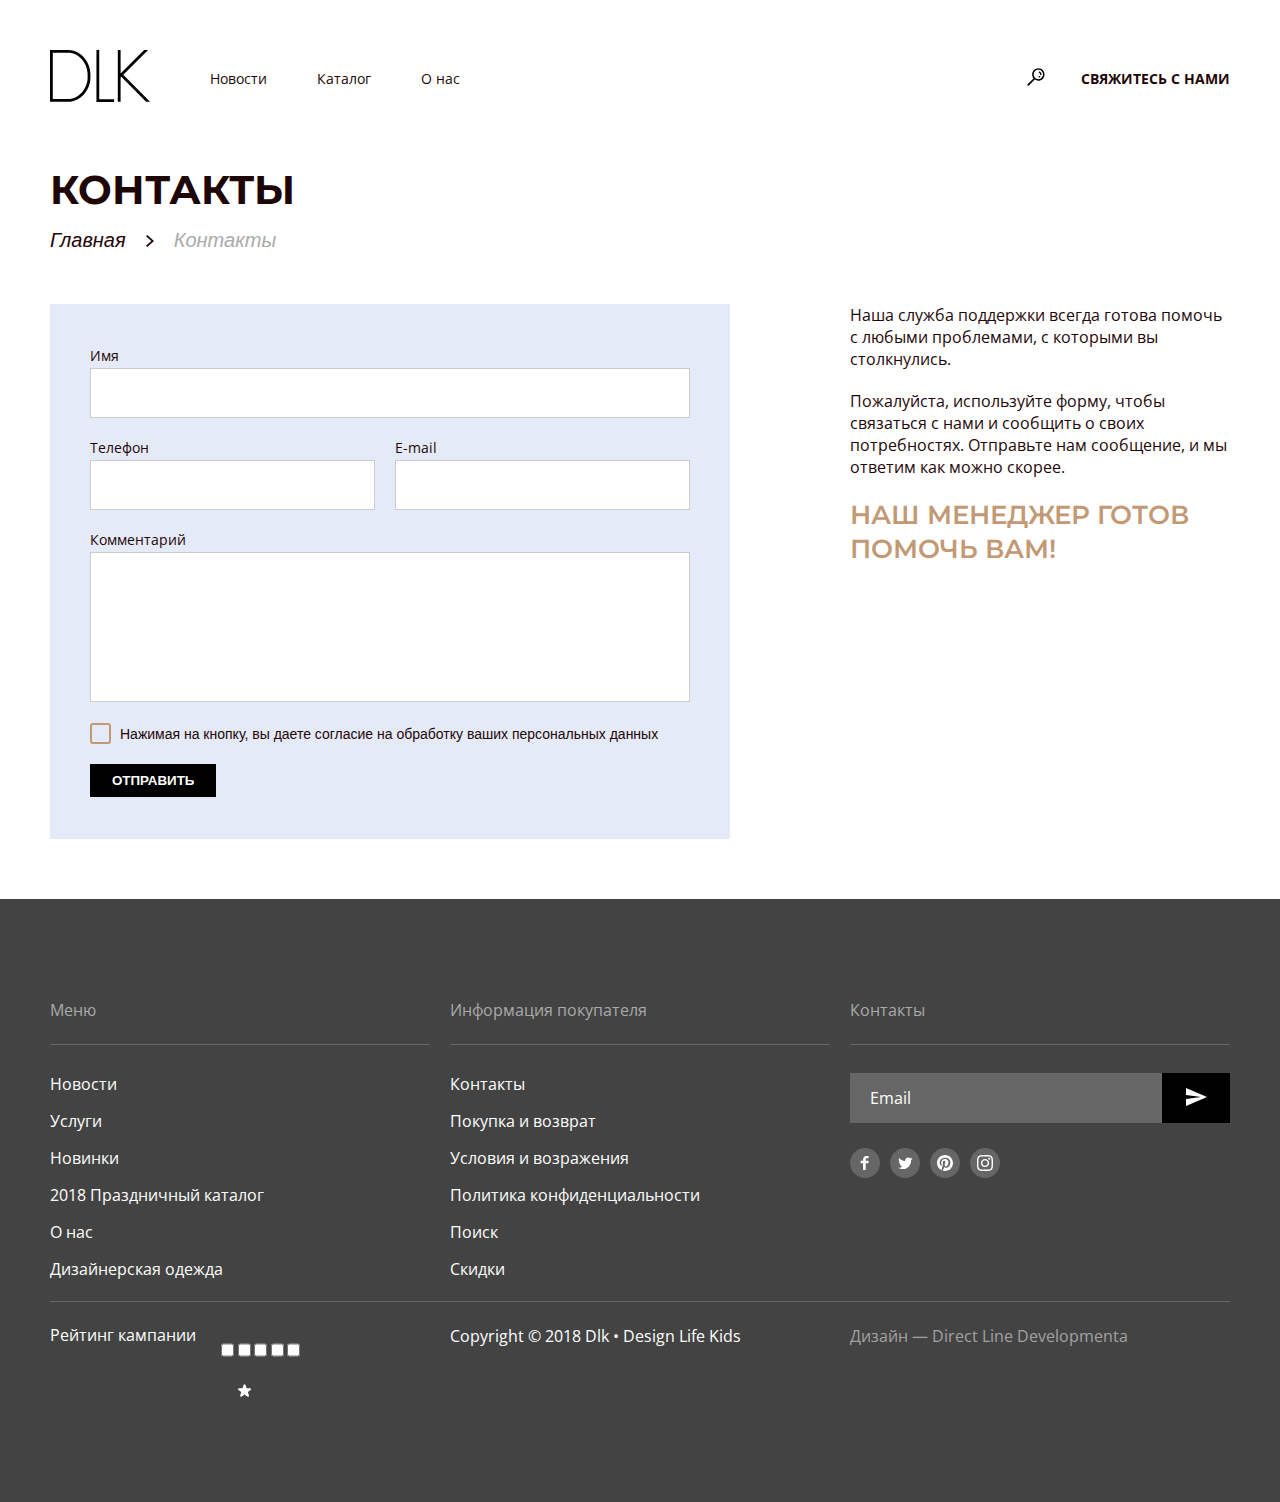
<file: DLK/html/contact us.html>
<!DOCTYPE html>
<html lang="en">
    <head>
        <meta charset="UTF-8">
        <meta name="viewport" content="width=device-width, initial-scale=1.0">
        <title>Contact Us</title>
        <link rel="stylesheet" href="../css/contact us.css">
        <link rel="stylesheet" href="../css/common.css">
        <link rel="preconnect" href="https://fonts.googleapis.com">
        <link rel="preconnect" href="https://fonts.gstatic.com" crossorigin>
        <link href="https://fonts.googleapis.com/css2?family=Crimson+Text:ital,wght@1,700&family=Montserrat:wght@700&family=Open+Sans:wght@400;700&display=swap" rel="stylesheet">
    </head>

    <body>

        <header class="header container">
            <a href="#" class="header__logo" alt="logo">
                <svg width="100" height="52" viewBox="0 0 100 52" fill="#000000" xmlns="http://www.w3.org/2000/svg">
                <path fill-rule="evenodd" clip-rule="evenodd" d="M0 0H18.1129C31.1202 0 40.4058 12.3713 40.4058 24.0356V27.7332C40.4058 39.3974 31.1202 51.7689 18.1129 51.7689H0V0ZM37.6192 24.0356C37.6192 13.5132 29.2167 2.77333 18.1129 2.77333H2.78661V48.9956H18.1129C29.2167 48.9956 37.6192 38.2557 37.6192 27.7333V24.0356Z" fill="#000000"/>
                <path d="M46.4435 0H49.2301V49.2267H64.092V52H46.4435V0Z" fill="#000000"/>
                <path d="M67.8074 0V51.7689H70.5941V27.3833L71.278 26.7025L96.0884 51.7689H100L73.2485 24.7414L98.1084 0H94.1675L70.5941 23.4612V0H67.8074Z" fill="#000000"/>
                </svg>
            </a>
            <nav class="header__nav">
                <ul class="header__list nodote">
                    <li class="header__item">
                        <a href="#">Новости</a>
                    </li>
                    <li class="header__item">
                        <a href="#">Каталог</a>
                    </li>
                    <li class="header__item">
                        <a href="#">О нас</a>
                    </li>
                </ul>
            </nav>
            <button type="button" class="header__loupe">
                <svg width="24" height="24" viewBox="0 0 24 24" fill="#000" xmlns="http://www.w3.org/2000/svg">
                    <path d="M14.3651 3.26001C10.9451 3.26001 8.16509 6.08001 8.16509 9.52001C8.16509 10.98 8.6651 12.3 9.4851 13.38L3.6051 19.32C3.2651 19.68 3.2651 20.24 3.6051 20.58C3.7851 20.76 4.0051 20.84 4.2251 20.84C4.4651 20.84 4.6851 20.76 4.8651 20.58L10.7451 14.62C11.7651 15.36 13.0051 15.78 14.3451 15.78C17.7651 15.78 20.5451 12.96 20.5451 9.52001C20.5651 6.06001 17.7851 3.26001 14.3651 3.26001ZM14.3651 14.2C11.8251 14.2 9.76509 12.1 9.76509 9.52001C9.76509 6.94001 11.8251 4.84001 14.3651 4.84001C16.9051 4.84001 18.9651 6.94001 18.9651 9.52001C18.9651 12.1 16.9051 14.2 14.3651 14.2ZM17.4651 9.60001C17.4251 9.94001 17.1251 10.2 16.7851 10.2C16.7451 10.2 16.7251 10.2 16.6851 10.2C16.3051 10.14 16.0451 9.80001 16.0851 9.42001C16.2251 8.38001 15.0651 7.84001 15.0051 7.82001C14.6651 7.66001 14.5051 7.24001 14.6651 6.90001C14.8251 6.56001 15.2251 6.40001 15.5851 6.54001C15.6651 6.56001 17.7451 7.52001 17.4651 9.60001ZM16.0051 11.12C16.1451 11.26 16.2451 11.48 16.2451 11.68C16.2451 11.9 16.1651 12.1 16.0051 12.24C15.8651 12.38 15.6451 12.48 15.4451 12.48C15.2451 12.48 15.0251 12.4 14.8851 12.24C14.7451 12.1 14.6451 11.88 14.6451 11.68C14.6451 11.48 14.7251 11.26 14.8851 11.12C15.0251 10.98 15.2451 10.88 15.4451 10.88C15.6451 10.88 15.8451 10.96 16.0051 11.12Z" fill="#000"/>
                    </svg>    
            </button>    
            <a href="../html/contact us.html" class="header__button">Свяжитесь с нами</a>
        </header>

        <main class="container">
            <section class="contant">
                <h1 class="heading_main contant__heading">
                    Контакты
                </h1>
                <ul class="nodote contant__list"> 
                    <li class="subtitle contant__item">
                        <a href="../html/index.html" class="content__item_main">Главная</a>
                    </li>
                    <li class="subtitle contant__item">
                        <a href="#" class="content__item_last-child">Контакты</a>
                    </li>
                </ul>

                <div class="contant__form">
                    <form action="#" method="#" class="form">
                        <div class="label-wrapper">
                            <label for="name">Имя</label>
                            <input type="text" name="name" id="name">
                        </div>
                        
                        <fieldset class="form_2_column">
                            <div class="label-wrapper">
                                <label for="phone">Телефон</label>
                                <input type="phone" name="phone" id="phone">
                            </div>

                            <div class="label-wrapper">
                                <label for="email">E-mail</label>
                                <input type="text" name="email" id="email">
                            </div>
                        </fieldset>

                        <fieldset class="form__comment">
                            <div class="label-wrapper">
                                <label for="comment">Комментарий</label>
                                <textarea name="comment" id="comment"></textarea>
                            </div>
                        </fieldset>

                        <fieldset class="form__consent">
                            <div class="form__checkbox">
                                <input class="checkbox__input" type="checkbox" name="field__check" id="field__check">
                                <label for="field__check" class="checkbox-label">Нажимая на кнопку, вы даете согласие на обработку ваших персональных данных</label>
                            </div>
                        </fieldset>

                        <button type="submit" class="button">Отправить</button>
                    </form>

                    <div class="content__text">
                        <p class="content__text_1">Наша служба поддержки всегда готова помочь с любыми проблемами, с которыми вы столкнулись.</p> 
                        <p class="content__text_1">Пожалуйста, используйте форму, чтобы связаться с нами и сообщить о своих потребностях. Отправьте нам сообщение, и мы ответим как можно скорее.</p>

                        <p class="content__text_2">наш менеджер готов помочь вам!</p>
                    </div>
                </div>
            </section>
        </main>

        <footer class="footer">
            <div class="footer__container container">
                <div class="footer__wrapper">
                    <h4 class="footer__heading">Меню</h4>
                    <ul class="footer__list nodote">
                        <li class="footer__link">
                            <a href="#">Новости</a>
                        </li>
                        <li class="footer__link">
                            <a href="#">Услуги</a>
                        </li>
                        <li class="footer__link">
                            <a href="#">Новинки</a>
                        </li>
                        <li class="footer__link">
                            <a href="#">2018 Праздничный каталог</a>
                        </li>
                        <li class="footer__link">
                            <a href="#">О нас</a>
                        </li>
                        <li class="footer__link">
                            <a href="#">Дизайнерская одежда</a>
                        </li>
                    </ul>
                </div>

                <div class="footer__wrapper">
                    <h4 class="footer__heading">Информация покупателя</h4>
                    <ul class="footer__list nodote">
                        <li class="footer__link">
                            <a href="#">Контакты</a>
                        </li>
                        <li class="footer__link">
                            <a href="#">Покупка и возврат</a>
                        </li>
                        <li class="footer__link">
                            <a href="#">Условия и возражения</a>
                        </li>
                        <li class="footer__link">
                            <a href="#">Политика конфиденциальности</a>
                        </li>
                        <li class="footer__link">
                            <a href="#">Поиск</a>
                        </li>
                        <li class="footer__link">
                            <a href="#">Скидки</a>
                        </li>
                    </ul>
                </div>

                <div class="footer__wrapper">
                    <h4 class="footer__heading">Контакты</h4>
                    <form class="footer__input">
                        <input type="text" class="input" id="footer__input" placeholder="Email">
                        <button type="submit" class="footer__arrow">
                                <svg width="24" height="24" viewBox="0 0 24 24" fill="none" xmlns="http://www.w3.org/2000/svg">
                                <g clip-path="url(#clip0_21367_983)">
                                <path d="M2.01 21L23 12L2.01 3L2 10L17 12L2 14L2.01 21Z" fill="white"/>
                                </g>
                                <defs>
                                <clipPath id="clip0_21367_983">
                                <rect width="24" height="24" fill="white"/>
                                </clipPath>
                                </defs>
                                </svg>
                        </button>
                    </form>

                    <ul class="footer__media nodote">
                        <li class="footer__item">
                            <a href="#">
                                <svg width="30" height="30" viewBox="0 0 30 30" fill="none" xmlns="http://www.w3.org/2000/svg">
                                    <path fill-rule="evenodd" clip-rule="evenodd" d="M0 15C0 6.71573 6.71573 0 15 0C23.2843 0 30 6.71573 30 15C30 23.2843 23.2843 30 15 30C6.71573 30 0 23.2843 0 15Z" fill="#666666"/>
                                    <path fill-rule="evenodd" clip-rule="evenodd" d="M18.5527 10.3672H16.2967C16.0307 10.3672 15.7337 10.7172 15.7337 11.1852V12.8142H18.5527V15.1352H15.7337V22.1052H13.0707V15.1352H10.6577V12.8142H13.0707V11.4472C13.0707 9.48823 14.4317 7.89423 16.2967 7.89423H18.5527V10.3672Z" fill="white"/>
                                </svg>
                            </a>
                        </li>
                        <li class="footer__item">
                            <a href="#">
                                <svg width="30" height="30" viewBox="0 0 30 30" fill="none" xmlns="http://www.w3.org/2000/svg">
                                    <path fill-rule="evenodd" clip-rule="evenodd" d="M0 15C0 6.71573 6.71573 0 15 0C23.2843 0 30 6.71573 30 15C30 23.2843 23.2843 30 15 30C6.71573 30 0 23.2843 0 15Z" fill="#666666"/>
                                    <path fill-rule="evenodd" clip-rule="evenodd" d="M21.1006 12.2891C21.1056 12.4161 21.1096 12.5431 21.1096 12.6721C21.1096 16.5761 18.1366 21.0781 12.7026 21.0781C11.0346 21.0781 9.48058 20.5881 8.17358 19.7501C8.40658 19.7771 8.64158 19.7911 8.87958 19.7911C10.2636 19.7911 11.5376 19.3181 12.5486 18.5251C11.2556 18.5021 10.1656 17.6481 9.78758 16.4751C9.96858 16.5101 10.1546 16.5271 10.3446 16.5271C10.6136 16.5271 10.8746 16.4921 11.1226 16.4241C9.77158 16.1521 8.75158 14.9591 8.75158 13.5271V13.4901C9.15058 13.7111 9.60758 13.8441 10.0916 13.8591C9.29858 13.3301 8.77758 12.4261 8.77758 11.4001C8.77758 10.8591 8.92258 10.3521 9.17658 9.91612C10.6326 11.7031 12.8106 12.8791 15.2656 13.0021C15.2156 12.7851 15.1906 12.5601 15.1906 12.3281C15.1906 10.6971 16.5126 9.37512 18.1446 9.37512C18.9936 9.37512 19.7616 9.73212 20.2996 10.3071C20.9736 10.1761 21.6056 9.93012 22.1766 9.59012C21.9556 10.2811 21.4886 10.8591 20.8766 11.2251C21.4746 11.1541 22.0446 10.9961 22.5756 10.7601C22.1776 11.3521 21.6776 11.8731 21.1006 12.2891Z" fill="white"/>
                                </svg>
                            </a>
                        </li>
                        <li class="footer__item">
                            <a href="#">
                                <svg width="30" height="30" viewBox="0 0 30 30" fill="none" xmlns="http://www.w3.org/2000/svg">
                                        <path fill-rule="evenodd" clip-rule="evenodd" d="M0 15C0 6.71573 6.71573 0 15 0C23.2843 0 30 6.71573 30 15C30 23.2843 23.2843 30 15 30C6.71573 30 0 23.2843 0 15Z" fill="#666666"/>
                                        <path fill-rule="evenodd" clip-rule="evenodd" d="M15.0005 7C10.5825 7 7 10.5816 7 15.0005C7 18.2754 8.97001 21.0902 11.7896 22.3273C11.767 21.7694 11.7858 21.0977 11.9279 20.49C12.0821 19.8408 12.9571 16.1313 12.9571 16.1313C12.9571 16.1313 12.7021 15.6205 12.7021 14.865C12.7021 13.6796 13.3898 12.7943 14.245 12.7943C14.9722 12.7943 15.3241 13.3409 15.3241 13.9957C15.3241 14.7267 14.8575 15.8208 14.6176 16.8341C14.4172 17.6836 15.0428 18.3751 15.8801 18.3751C17.3957 18.3751 18.4165 16.4286 18.4165 14.1218C18.4165 12.3691 17.2358 11.0567 15.088 11.0567C12.6617 11.0567 11.1498 12.8658 11.1498 14.8866C11.1498 15.5847 11.3549 16.0758 11.6767 16.4559C11.8253 16.6318 11.8451 16.7014 11.7914 16.9027C11.7538 17.0486 11.6654 17.4042 11.6287 17.5444C11.5751 17.7466 11.4114 17.82 11.2288 17.7448C10.1102 17.2885 9.58999 16.0645 9.58999 14.6881C9.58999 12.4161 11.5064 9.68972 15.3072 9.68972C18.3619 9.68972 20.3724 11.9015 20.3724 14.2732C20.3724 17.4117 18.6282 19.7562 16.0551 19.7562C15.1924 19.7562 14.3795 19.2895 14.1011 18.7599C14.1011 18.7599 13.6363 20.6029 13.5385 20.9585C13.3691 21.5747 13.037 22.1919 12.7332 22.6717C13.4529 22.8843 14.213 23 15.0005 23C19.4184 23 23 19.4184 23 15.0005C23 10.5816 19.4184 7 15.0005 7Z" fill="white"/>
                                </svg>                        
                            </a>
                        </li>
                        <li class="footer__item">
                            <a href="#">
                                <svg width="30" height="30" viewBox="0 0 30 30" fill="none" xmlns="http://www.w3.org/2000/svg">
                                        <path fill-rule="evenodd" clip-rule="evenodd" d="M0 15C0 6.71573 6.71573 0 15 0C23.2843 0 30 6.71573 30 15C30 23.2843 23.2843 30 15 30C6.71573 30 0 23.2843 0 15Z" fill="#666666"/>
                                        <path fill-rule="evenodd" clip-rule="evenodd" d="M15 7C12.8273 7 12.5549 7.0092 11.7016 7.04813C10.8501 7.08697 10.2686 7.22223 9.7597 7.42C9.23363 7.62443 8.7875 7.89797 8.3427 8.3427C7.89797 8.7875 7.62443 9.23363 7.42 9.7597C7.22223 10.2686 7.08697 10.8501 7.04813 11.7016C7.0092 12.5549 7 12.8273 7 15C7 17.1727 7.0092 17.4451 7.04813 18.2984C7.08697 19.1499 7.22223 19.7314 7.42 20.2403C7.62443 20.7664 7.89797 21.2125 8.3427 21.6573C8.7875 22.102 9.23363 22.3756 9.7597 22.58C10.2686 22.7778 10.8501 22.913 11.7016 22.9519C12.5549 22.9908 12.8273 23 15 23C17.1727 23 17.4451 22.9908 18.2984 22.9519C19.1499 22.913 19.7314 22.7778 20.2403 22.58C20.7664 22.3756 21.2125 22.102 21.6573 21.6573C22.102 21.2125 22.3756 20.7664 22.58 20.2403C22.7778 19.7314 22.913 19.1499 22.9519 18.2984C22.9908 17.4451 23 17.1727 23 15C23 12.8273 22.9908 12.5549 22.9519 11.7016C22.913 10.8501 22.7778 10.2686 22.58 9.7597C22.3756 9.23363 22.102 8.7875 21.6573 8.3427C21.2125 7.89797 20.7664 7.62443 20.2403 7.42C19.7314 7.22223 19.1499 7.08697 18.2984 7.04813C17.4451 7.0092 17.1727 7 15 7ZM15 8.44143C17.1361 8.44143 17.3891 8.4496 18.2327 8.4881C19.0127 8.52367 19.4363 8.65397 19.7182 8.76353C20.0916 8.90867 20.3581 9.08203 20.638 9.362C20.918 9.6419 21.0913 9.9084 21.2365 10.2818C21.346 10.5637 21.4763 10.9873 21.5119 11.7673C21.5504 12.6109 21.5586 12.8639 21.5586 15C21.5586 17.1361 21.5504 17.3891 21.5119 18.2327C21.4763 19.0127 21.346 19.4363 21.2365 19.7182C21.0913 20.0916 20.918 20.3581 20.638 20.638C20.3581 20.918 20.0916 21.0913 19.7182 21.2365C19.4363 21.346 19.0127 21.4763 18.2327 21.5119C17.3892 21.5504 17.1363 21.5586 15 21.5586C12.8637 21.5586 12.6108 21.5504 11.7673 21.5119C10.9873 21.4763 10.5637 21.346 10.2818 21.2365C9.9084 21.0913 9.64193 20.918 9.36197 20.638C9.08207 20.3581 8.90867 20.0916 8.76353 19.7182C8.65397 19.4363 8.52367 19.0127 8.4881 18.2327C8.4496 17.3891 8.44143 17.1361 8.44143 15C8.44143 12.8639 8.4496 12.6109 8.4881 11.7673C8.52367 10.9873 8.65397 10.5637 8.76353 10.2818C8.90867 9.9084 9.08203 9.6419 9.36197 9.362C9.64193 9.08203 9.9084 8.90867 10.2818 8.76353C10.5637 8.65397 10.9873 8.52367 11.7673 8.4881C12.6109 8.4496 12.8639 8.44143 15 8.44143ZM10.8919 15C10.8919 12.7311 12.7311 10.8919 15 10.8919C17.2689 10.8919 19.1081 12.7311 19.1081 15C19.1081 17.2689 17.2689 19.1081 15 19.1081C12.7311 19.1081 10.8919 17.2689 10.8919 15ZM15 17.6667C13.5272 17.6667 12.3333 16.4728 12.3333 15C12.3333 13.5272 13.5272 12.3333 15 12.3333C16.4728 12.3333 17.6667 13.5272 17.6667 15C17.6667 16.4728 16.4728 17.6667 15 17.6667ZM19.2704 11.6896C19.8006 11.6896 20.2304 11.2598 20.2304 10.7296C20.2304 10.1994 19.8006 9.76957 19.2704 9.76957C18.7402 9.76957 18.3104 10.1994 18.3104 10.7296C18.3104 11.2598 18.7402 11.6896 19.2704 11.6896Z" fill="white"/>
                                </svg>  
                            </a>
                        </li>
                    </ul>
                </div>
            </div>

            <ul class="footer__raiting nodote container">
                <li class="footer__company">
                    <form action="#" class="footer__form">
                        <label for="#" class="footer__label">
                            Рейтинг кампании
                        </label>
                        <ul class="nodote footer__stars">
                            <li class="footer__star">
                                <input type="checkbox" name="1" id="first-star" class=".checkbox__input">
                            </li>
                            <li>
                                <input type="checkbox" name="2" id="second-star" class=".checkbox__input"> 
                                <svg width="14" height="13" viewBox="0 0 14 13" fill="none" xmlns="http://www.w3.org/2000/svg">
                                    <path d="M5.60845 0.927052C5.9078 0.0057416 7.21121 0.00574088 7.51056 0.927052L8.58013 4.21885H12.0413C13.0101 4.21885 13.4128 5.45846 12.6291 6.02786L9.82895 8.06231L10.8985 11.3541C11.1979 12.2754 10.1434 13.0415 9.35968 12.4721L6.55951 10.4377L3.75934 12.4721C2.97563 13.0415 1.92115 12.2754 2.2205 11.3541L3.29007 8.06231L0.4899 6.02787C-0.293814 5.45846 0.108961 4.21885 1.07768 4.21885H4.53888L5.60845 0.927052Z" fill="white"/>
                                    </svg>
                                    
                            </li>
                            <li>
                                <input type="checkbox" name="3" id="third-star" class=".checkbox__input">
                            </li>
                            <li>
                                <input type="checkbox" name="4" id="fourth-star" class=".checkbox__input">
                            </li>
                            <li>
                                <input type="checkbox" name="5" id="fifth-star" class=".checkbox__input">
                            </li>
                        </ul>
                    </form>
                </li>
                <li class="footer__copyright">Copyright © 2018 Dlk • Design Life Kids</li>
                <li>
                    <a href="#"  class="footer__raiting_grey">Дизайн — Direct Line Developmenta</a>
                </li>
            </ul>

        </footer>

    </body>
</html>
</file>
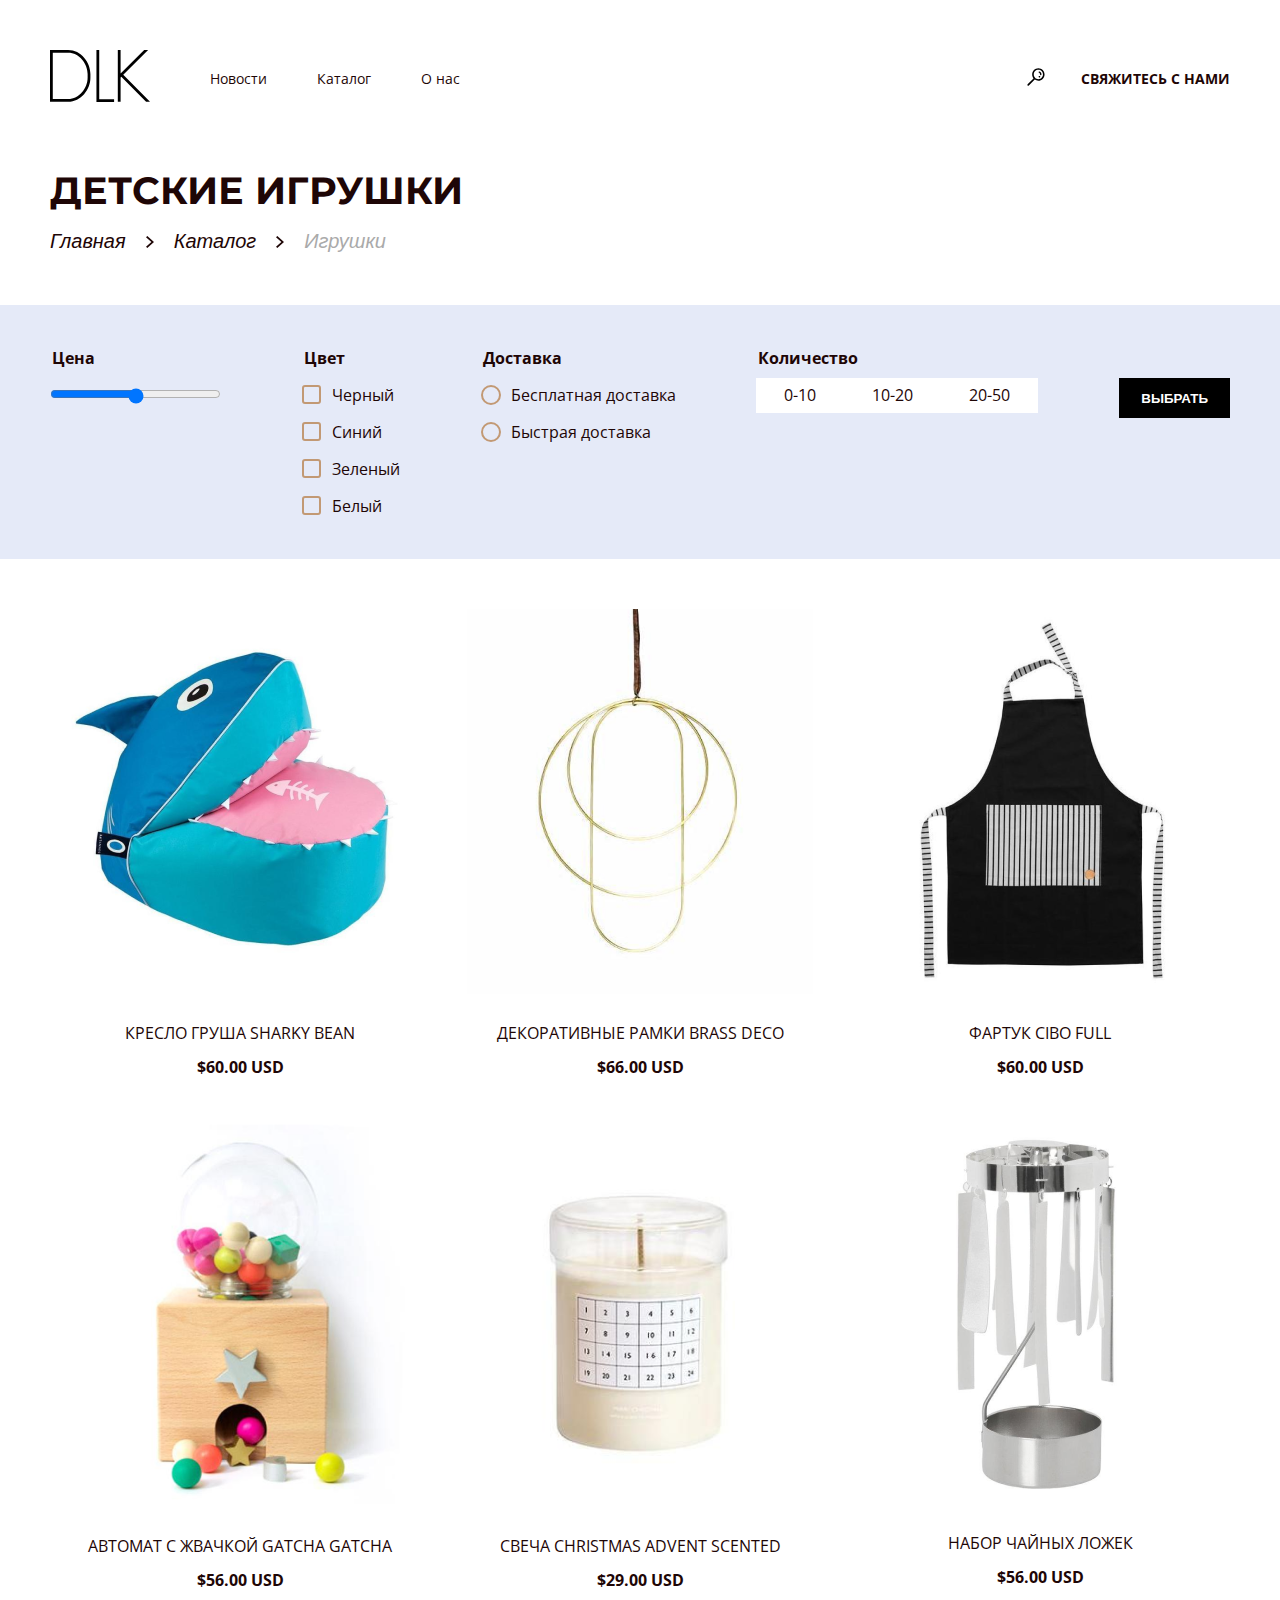
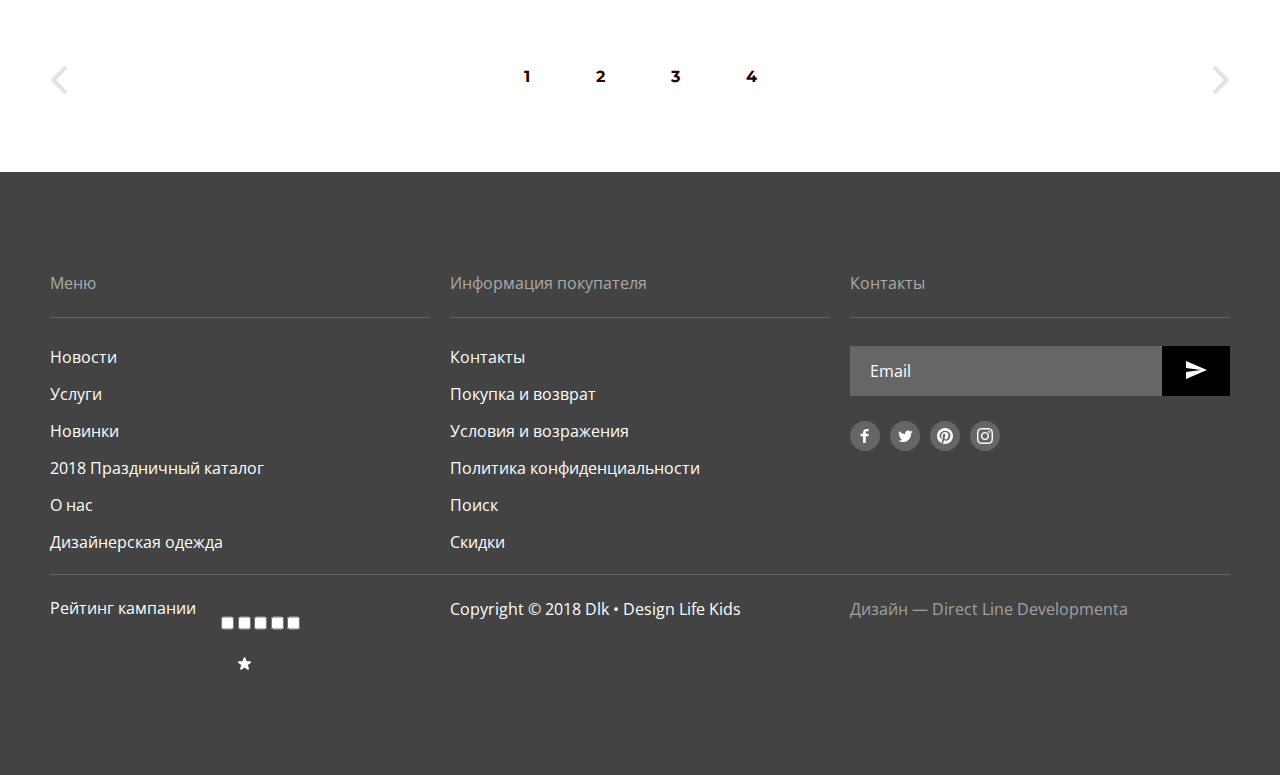
<file: DLK/html/toys.html>
<!DOCTYPE html>
<html lang="en">
    <head>
    <meta charset="UTF-8">
    <meta name="viewport" content="width=device-width, initial-scale=1.0">
    <title>Toys</title>
    <link rel="stylesheet" href="../css/toys.css">
    <link rel="stylesheet" href="../css/common.css">
    <link rel="preconnect" href="https://fonts.googleapis.com">
    <link rel="preconnect" href="https://fonts.gstatic.com" crossorigin>
    <link href="https://fonts.googleapis.com/css2?family=Crimson+Text:ital,wght@1,700&family=Montserrat:wght@700&family=Open+Sans:wght@400;700&display=swap" rel="stylesheet">
    </head>

    <body>
    
        <header class="header container">
            <a href="#" class="header__logo" alt="logo">
                <svg width="100" height="52" viewBox="0 0 100 52" fill="#000000" xmlns="http://www.w3.org/2000/svg">
                <path fill-rule="evenodd" clip-rule="evenodd" d="M0 0H18.1129C31.1202 0 40.4058 12.3713 40.4058 24.0356V27.7332C40.4058 39.3974 31.1202 51.7689 18.1129 51.7689H0V0ZM37.6192 24.0356C37.6192 13.5132 29.2167 2.77333 18.1129 2.77333H2.78661V48.9956H18.1129C29.2167 48.9956 37.6192 38.2557 37.6192 27.7333V24.0356Z" fill="#000000"/>
                <path d="M46.4435 0H49.2301V49.2267H64.092V52H46.4435V0Z" fill="#000000"/>
                <path d="M67.8074 0V51.7689H70.5941V27.3833L71.278 26.7025L96.0884 51.7689H100L73.2485 24.7414L98.1084 0H94.1675L70.5941 23.4612V0H67.8074Z" fill="#000000"/>
                </svg>
            </a>
            <nav class="header__nav">
                <ul class="header__list nodote">
                    <li class="header__item">
                        <a href="#">Новости</a>
                    </li>
                    <li class="header__item">
                        <a href="#">Каталог</a>
                    </li>
                    <li class="header__item">
                        <a href="#">О нас</a>
                    </li>
                </ul>
            </nav>
            <button type="button" class="header__loupe">
                <svg width="24" height="24" viewBox="0 0 24 24" fill="#000" xmlns="http://www.w3.org/2000/svg">
                    <path d="M14.3651 3.26001C10.9451 3.26001 8.16509 6.08001 8.16509 9.52001C8.16509 10.98 8.6651 12.3 9.4851 13.38L3.6051 19.32C3.2651 19.68 3.2651 20.24 3.6051 20.58C3.7851 20.76 4.0051 20.84 4.2251 20.84C4.4651 20.84 4.6851 20.76 4.8651 20.58L10.7451 14.62C11.7651 15.36 13.0051 15.78 14.3451 15.78C17.7651 15.78 20.5451 12.96 20.5451 9.52001C20.5651 6.06001 17.7851 3.26001 14.3651 3.26001ZM14.3651 14.2C11.8251 14.2 9.76509 12.1 9.76509 9.52001C9.76509 6.94001 11.8251 4.84001 14.3651 4.84001C16.9051 4.84001 18.9651 6.94001 18.9651 9.52001C18.9651 12.1 16.9051 14.2 14.3651 14.2ZM17.4651 9.60001C17.4251 9.94001 17.1251 10.2 16.7851 10.2C16.7451 10.2 16.7251 10.2 16.6851 10.2C16.3051 10.14 16.0451 9.80001 16.0851 9.42001C16.2251 8.38001 15.0651 7.84001 15.0051 7.82001C14.6651 7.66001 14.5051 7.24001 14.6651 6.90001C14.8251 6.56001 15.2251 6.40001 15.5851 6.54001C15.6651 6.56001 17.7451 7.52001 17.4651 9.60001ZM16.0051 11.12C16.1451 11.26 16.2451 11.48 16.2451 11.68C16.2451 11.9 16.1651 12.1 16.0051 12.24C15.8651 12.38 15.6451 12.48 15.4451 12.48C15.2451 12.48 15.0251 12.4 14.8851 12.24C14.7451 12.1 14.6451 11.88 14.6451 11.68C14.6451 11.48 14.7251 11.26 14.8851 11.12C15.0251 10.98 15.2451 10.88 15.4451 10.88C15.6451 10.88 15.8451 10.96 16.0051 11.12Z" fill="#000"/>
                    </svg>    
            </button>    
            <a href="../html/contact us.html" class="header__button">Свяжитесь с нами</a>
        </header>

        <main>

            <section class="title container">
                <h1 class="heading title__heading">Детские игрушки</h1>
                <ul class="subtitle nodote title__content">
                    <li class="title__link">
                        <a href="../html/index.html" class="title__link_main">Главная</a>
                     </li>
                    <li class="title__link">
                        <a href="#" class="title__link_main">Каталог</a>
                     </li>
                    <li class="title__link">
                        <a href="#" class="title__link_last-child">Игрушки</a>
                    </li>
            </ul>
            </section>



            <section class="filter">
                <h2 class="hidden">Фильтр</h2>
                <form action="#" method="post" class="form__aside container">
                    <fieldset>
                        <legend class="form__title">Цена</legend>
                        <input type="range">
                    </fieldset>

                    <fieldset>
                        <legend class="form__title">Цвет</legend>
                        <ul class="nodote">
                            <li class="filter__item">
                                <input type="checkbox" name="checbox__color" id="black" class="filter__checkbox" name="color">
                                <label for="black" class="filter__label">Черный</label>
                            </li>
                            <li class="filter__item">
                                <input type="checkbox" name="checbox__color" id="blue" class="filter__checkbox" name="color">
                                <label for="blue" class="filter__label">Синий</label>
                            </li class="filter__item">
                            <li class="filter__item">
                                <input type="checkbox" name="checbox__color" id="green" class="filter__checkbox" name="color">
                                <label for="green" class="filter__label">Зеленый</label>
                            </li>
                            <li class="filter__item">
                                <input type="checkbox" name="checbox__color" id="white" class="filter__checkbox" name="color">
                                <label for="white" class="filter__label">Белый</label>
                            </li>
                        </ul>
                    </fieldset>

                    <fieldset>
                        <legend class="form__title">Доставка</legend>
                        <ul class="nodote">
                            <li class="filter__item">
                                <input type="radio" id="free" name="delivery" class="filter__radio">
                                <label for="free" class="filter__label_radio">Бесплатная доставка</label>
                            </li>

                            <li class="filter__item">
                                <input type="radio" id="speed" name="delivery" class="filter__radio">
                                <label for="speed" class="filter__label_radio">Быстрая доставка</label>
                            </li>
                        </ul>
                    </fieldset>

                    <fieldset>
                        <legend class="form__title">Количество</legend>
                        <ul class="nodote filter__list_amount">
                            <li>
                                <input type="radio" id="few" name="amount" class="filter__radio_amount">
                                <label for="few" class="form__block">0-10</label>
                            </li>
                            <li>
                                <input type="radio" id="average" name="amount"  class="filter__radio_amount">
                                <label for="average" class="form__block">10-20</label>
                            </li>
                            <li>
                                <input type="radio" id="many" name="amount"  class="filter__radio_amount">
                                <label for="many" class="form__block">20-50</label>
                            </li>
                        </ul>
                    </fieldset>

                    <button type="submit" class="button">Выбрать</button>
                </form>
            </section>



            <section class="goods container">
                <h2 class="hidden">Товары</h2>
                <ul class="goods__list nodote">
                    <li class="goods__content">
                        <a href="#" class="goods__link">
                            <img src="../img/toys/goods/shark.png" alt="shark" class="goods__picture">
                            <h3 class="goods__name">Кресло груша SHARKY BEAN </h3>
                        </a>
                        <p class="goods__coin">$60.00 USD</p>
                    </li>

                    <li class="goods__content">
                        <a href="#" class="goods__link">
                            <img src="../img/toys/goods/frame.png" alt="decorative frame" class="goods__picture">
                            <h3 class="goods__name">Декоративные рамки BRASS DECO</h3>
                        </a>
                        <p class="goods__coin">$66.00 USD</p>
                    </li>

                    <li class="goods__content">
                        <a href="#" class="goods__link">
                            <img src="../img/toys/goods/apron.png" alt="apron" class="goods__picture">
                            <h3 class="goods__name">Фартук CIBO FULL</h3>
                        </a>
                        <p class="goods__coin">$60.00 USD</p>
                    </li>

                    <li class="goods__content">
                        <a href="#" class="goods__link">
                            <img src="../img/toys/goods/gum-machine.png" alt="gum machine" class="goods__picture">
                            <h3 class="goods__name">Автомат с жвачкой GATCHA GATCHA</h3>
                        </a>
                        <p class="goods__coin"> $56.00 USD</p>
                    </li>

                    <li class="goods__content">
                        <a href="#" class="goods__link">
                            <img src="../img/toys/goods/candle.png" alt="candle" class="goods__picture">
                            <h3 class="goods__name">Свеча CHRISTMAS ADVENT SCENTED</h3>
                        </a>
                        <p class="goods__coin">$29.00 USD</p>

                    </li>

                    <li class="goods__content">
                        <a href="#" class="goods__link">
                            <img src="../img/toys/goods/spoons.png" alt="spoons" class="goods__picture">
                            <h3 class="goods__name">набор чайных ложек</h3>
                        </a>
                        <p class="goods__coin">$56.00 USD</p>

                    </li>
                </ul>

               <form action="#" method="get" class="goods__nav">
                    <input type="button" value="submit" id="arrow_left" class="goods__arrow">
                    <label for="arrow_left" class="goods__arrow_click">
                        <svg width="18" height="30" viewBox="0 0 18 30" fill="none" xmlns="http://www.w3.org/2000/svg">
                            <path d="M16 2L3 15L16 28" stroke="#1E0606" stroke-opacity="0.12" stroke-width="4"/>
                            </svg>
                    </label>

                    <fieldset>
                        <ul class="nodote goods__numbers">
                            <li>
                                <input type="radio" value="submit"  id="1" name="page" class="goods__pages">
                                <label for="1" class="goods__number">1</label>
                            </li>
                            <li>
                                <input type="radio" value="submit" id="2" name="page" class="goods__pages">
                                <label for="2" class="goods__number">2</label>
                            </li>
                            <li>
                                <input type="radio" value="submit" id="3" name="page" class="goods__pages">
                                <label for="3" class="goods__number">3</label>
                            </li>
                            <li>
                                <input type="radio" value="submit" id="4" name="page" class="goods__pages">
                                <label for="4" class="goods__number">4</label>
                            </li>
                        </ul>
                    </fieldset>

                    <input type="button" value="submit" id="arrow_right" class="goods__arrow">
                    <label for="arrow_left" class="goods__arrow_click">
                        <svg width="18" height="30" viewBox="0 0 18 30" fill="none" xmlns="http://www.w3.org/2000/svg">
                            <path d="M2 2L15 15L2 28" stroke="#1E0606" stroke-opacity="0.12" stroke-width="4"/>
                            </svg>
                            
                    </label>

               </form>
            </section>

        </main>

        <footer class="footer">
            <div class="footer__container container">
                <div class="footer__wrapper">
                    <h4 class="footer__heading">Меню</h4>
                    <ul class="footer__list nodote">
                        <li class="footer__link">
                            <a href="#">Новости</a>
                        </li>
                        <li class="footer__link">
                            <a href="#">Услуги</a>
                        </li>
                        <li class="footer__link">
                            <a href="#">Новинки</a>
                        </li>
                        <li class="footer__link">
                            <a href="#">2018 Праздничный каталог</a>
                        </li>
                        <li class="footer__link">
                            <a href="#">О нас</a>
                        </li>
                        <li class="footer__link">
                            <a href="#">Дизайнерская одежда</a>
                        </li>
                    </ul>
                </div>

                <div class="footer__wrapper">
                    <h4 class="footer__heading">Информация покупателя</h4>
                    <ul class="footer__list nodote">
                        <li class="footer__link">
                            <a href="#">Контакты</a>
                        </li>
                        <li class="footer__link">
                            <a href="#">Покупка и возврат</a>
                        </li>
                        <li class="footer__link">
                            <a href="#">Условия и возражения</a>
                        </li>
                        <li class="footer__link">
                            <a href="#">Политика конфиденциальности</a>
                        </li>
                        <li class="footer__link">
                            <a href="#">Поиск</a>
                        </li>
                        <li class="footer__link">
                            <a href="#">Скидки</a>
                        </li>
                    </ul>
                </div>

                <div class="footer__wrapper">
                    <h4 class="footer__heading">Контакты</h4>
                    <form class="footer__input">
                        <input type="text" class="input" id="footer__input" placeholder="Email">
                        <button type="submit" class="footer__arrow">
                                <svg width="24" height="24" viewBox="0 0 24 24" fill="none" xmlns="http://www.w3.org/2000/svg">
                                <g clip-path="url(#clip0_21367_983)">
                                <path d="M2.01 21L23 12L2.01 3L2 10L17 12L2 14L2.01 21Z" fill="white"/>
                                </g>
                                <defs>
                                <clipPath id="clip0_21367_983">
                                <rect width="24" height="24" fill="white"/>
                                </clipPath>
                                </defs>
                                </svg>
                        </button>
                    </form>

                    <ul class="footer__media nodote">
                        <li class="footer__item">
                            <a href="#">
                                <svg width="30" height="30" viewBox="0 0 30 30" fill="none" xmlns="http://www.w3.org/2000/svg">
                                    <path fill-rule="evenodd" clip-rule="evenodd" d="M0 15C0 6.71573 6.71573 0 15 0C23.2843 0 30 6.71573 30 15C30 23.2843 23.2843 30 15 30C6.71573 30 0 23.2843 0 15Z" fill="#666666"/>
                                    <path fill-rule="evenodd" clip-rule="evenodd" d="M18.5527 10.3672H16.2967C16.0307 10.3672 15.7337 10.7172 15.7337 11.1852V12.8142H18.5527V15.1352H15.7337V22.1052H13.0707V15.1352H10.6577V12.8142H13.0707V11.4472C13.0707 9.48823 14.4317 7.89423 16.2967 7.89423H18.5527V10.3672Z" fill="white"/>
                                </svg>
                            </a>
                        </li>
                        <li class="footer__item">
                            <a href="#">
                                <svg width="30" height="30" viewBox="0 0 30 30" fill="none" xmlns="http://www.w3.org/2000/svg">
                                    <path fill-rule="evenodd" clip-rule="evenodd" d="M0 15C0 6.71573 6.71573 0 15 0C23.2843 0 30 6.71573 30 15C30 23.2843 23.2843 30 15 30C6.71573 30 0 23.2843 0 15Z" fill="#666666"/>
                                    <path fill-rule="evenodd" clip-rule="evenodd" d="M21.1006 12.2891C21.1056 12.4161 21.1096 12.5431 21.1096 12.6721C21.1096 16.5761 18.1366 21.0781 12.7026 21.0781C11.0346 21.0781 9.48058 20.5881 8.17358 19.7501C8.40658 19.7771 8.64158 19.7911 8.87958 19.7911C10.2636 19.7911 11.5376 19.3181 12.5486 18.5251C11.2556 18.5021 10.1656 17.6481 9.78758 16.4751C9.96858 16.5101 10.1546 16.5271 10.3446 16.5271C10.6136 16.5271 10.8746 16.4921 11.1226 16.4241C9.77158 16.1521 8.75158 14.9591 8.75158 13.5271V13.4901C9.15058 13.7111 9.60758 13.8441 10.0916 13.8591C9.29858 13.3301 8.77758 12.4261 8.77758 11.4001C8.77758 10.8591 8.92258 10.3521 9.17658 9.91612C10.6326 11.7031 12.8106 12.8791 15.2656 13.0021C15.2156 12.7851 15.1906 12.5601 15.1906 12.3281C15.1906 10.6971 16.5126 9.37512 18.1446 9.37512C18.9936 9.37512 19.7616 9.73212 20.2996 10.3071C20.9736 10.1761 21.6056 9.93012 22.1766 9.59012C21.9556 10.2811 21.4886 10.8591 20.8766 11.2251C21.4746 11.1541 22.0446 10.9961 22.5756 10.7601C22.1776 11.3521 21.6776 11.8731 21.1006 12.2891Z" fill="white"/>
                                </svg>
                            </a>
                        </li>
                        <li class="footer__item">
                            <a href="#">
                                <svg width="30" height="30" viewBox="0 0 30 30" fill="none" xmlns="http://www.w3.org/2000/svg">
                                        <path fill-rule="evenodd" clip-rule="evenodd" d="M0 15C0 6.71573 6.71573 0 15 0C23.2843 0 30 6.71573 30 15C30 23.2843 23.2843 30 15 30C6.71573 30 0 23.2843 0 15Z" fill="#666666"/>
                                        <path fill-rule="evenodd" clip-rule="evenodd" d="M15.0005 7C10.5825 7 7 10.5816 7 15.0005C7 18.2754 8.97001 21.0902 11.7896 22.3273C11.767 21.7694 11.7858 21.0977 11.9279 20.49C12.0821 19.8408 12.9571 16.1313 12.9571 16.1313C12.9571 16.1313 12.7021 15.6205 12.7021 14.865C12.7021 13.6796 13.3898 12.7943 14.245 12.7943C14.9722 12.7943 15.3241 13.3409 15.3241 13.9957C15.3241 14.7267 14.8575 15.8208 14.6176 16.8341C14.4172 17.6836 15.0428 18.3751 15.8801 18.3751C17.3957 18.3751 18.4165 16.4286 18.4165 14.1218C18.4165 12.3691 17.2358 11.0567 15.088 11.0567C12.6617 11.0567 11.1498 12.8658 11.1498 14.8866C11.1498 15.5847 11.3549 16.0758 11.6767 16.4559C11.8253 16.6318 11.8451 16.7014 11.7914 16.9027C11.7538 17.0486 11.6654 17.4042 11.6287 17.5444C11.5751 17.7466 11.4114 17.82 11.2288 17.7448C10.1102 17.2885 9.58999 16.0645 9.58999 14.6881C9.58999 12.4161 11.5064 9.68972 15.3072 9.68972C18.3619 9.68972 20.3724 11.9015 20.3724 14.2732C20.3724 17.4117 18.6282 19.7562 16.0551 19.7562C15.1924 19.7562 14.3795 19.2895 14.1011 18.7599C14.1011 18.7599 13.6363 20.6029 13.5385 20.9585C13.3691 21.5747 13.037 22.1919 12.7332 22.6717C13.4529 22.8843 14.213 23 15.0005 23C19.4184 23 23 19.4184 23 15.0005C23 10.5816 19.4184 7 15.0005 7Z" fill="white"/>
                                </svg>                        
                            </a>
                        </li>
                        <li class="footer__item">
                            <a href="#">
                                <svg width="30" height="30" viewBox="0 0 30 30" fill="none" xmlns="http://www.w3.org/2000/svg">
                                        <path fill-rule="evenodd" clip-rule="evenodd" d="M0 15C0 6.71573 6.71573 0 15 0C23.2843 0 30 6.71573 30 15C30 23.2843 23.2843 30 15 30C6.71573 30 0 23.2843 0 15Z" fill="#666666"/>
                                        <path fill-rule="evenodd" clip-rule="evenodd" d="M15 7C12.8273 7 12.5549 7.0092 11.7016 7.04813C10.8501 7.08697 10.2686 7.22223 9.7597 7.42C9.23363 7.62443 8.7875 7.89797 8.3427 8.3427C7.89797 8.7875 7.62443 9.23363 7.42 9.7597C7.22223 10.2686 7.08697 10.8501 7.04813 11.7016C7.0092 12.5549 7 12.8273 7 15C7 17.1727 7.0092 17.4451 7.04813 18.2984C7.08697 19.1499 7.22223 19.7314 7.42 20.2403C7.62443 20.7664 7.89797 21.2125 8.3427 21.6573C8.7875 22.102 9.23363 22.3756 9.7597 22.58C10.2686 22.7778 10.8501 22.913 11.7016 22.9519C12.5549 22.9908 12.8273 23 15 23C17.1727 23 17.4451 22.9908 18.2984 22.9519C19.1499 22.913 19.7314 22.7778 20.2403 22.58C20.7664 22.3756 21.2125 22.102 21.6573 21.6573C22.102 21.2125 22.3756 20.7664 22.58 20.2403C22.7778 19.7314 22.913 19.1499 22.9519 18.2984C22.9908 17.4451 23 17.1727 23 15C23 12.8273 22.9908 12.5549 22.9519 11.7016C22.913 10.8501 22.7778 10.2686 22.58 9.7597C22.3756 9.23363 22.102 8.7875 21.6573 8.3427C21.2125 7.89797 20.7664 7.62443 20.2403 7.42C19.7314 7.22223 19.1499 7.08697 18.2984 7.04813C17.4451 7.0092 17.1727 7 15 7ZM15 8.44143C17.1361 8.44143 17.3891 8.4496 18.2327 8.4881C19.0127 8.52367 19.4363 8.65397 19.7182 8.76353C20.0916 8.90867 20.3581 9.08203 20.638 9.362C20.918 9.6419 21.0913 9.9084 21.2365 10.2818C21.346 10.5637 21.4763 10.9873 21.5119 11.7673C21.5504 12.6109 21.5586 12.8639 21.5586 15C21.5586 17.1361 21.5504 17.3891 21.5119 18.2327C21.4763 19.0127 21.346 19.4363 21.2365 19.7182C21.0913 20.0916 20.918 20.3581 20.638 20.638C20.3581 20.918 20.0916 21.0913 19.7182 21.2365C19.4363 21.346 19.0127 21.4763 18.2327 21.5119C17.3892 21.5504 17.1363 21.5586 15 21.5586C12.8637 21.5586 12.6108 21.5504 11.7673 21.5119C10.9873 21.4763 10.5637 21.346 10.2818 21.2365C9.9084 21.0913 9.64193 20.918 9.36197 20.638C9.08207 20.3581 8.90867 20.0916 8.76353 19.7182C8.65397 19.4363 8.52367 19.0127 8.4881 18.2327C8.4496 17.3891 8.44143 17.1361 8.44143 15C8.44143 12.8639 8.4496 12.6109 8.4881 11.7673C8.52367 10.9873 8.65397 10.5637 8.76353 10.2818C8.90867 9.9084 9.08203 9.6419 9.36197 9.362C9.64193 9.08203 9.9084 8.90867 10.2818 8.76353C10.5637 8.65397 10.9873 8.52367 11.7673 8.4881C12.6109 8.4496 12.8639 8.44143 15 8.44143ZM10.8919 15C10.8919 12.7311 12.7311 10.8919 15 10.8919C17.2689 10.8919 19.1081 12.7311 19.1081 15C19.1081 17.2689 17.2689 19.1081 15 19.1081C12.7311 19.1081 10.8919 17.2689 10.8919 15ZM15 17.6667C13.5272 17.6667 12.3333 16.4728 12.3333 15C12.3333 13.5272 13.5272 12.3333 15 12.3333C16.4728 12.3333 17.6667 13.5272 17.6667 15C17.6667 16.4728 16.4728 17.6667 15 17.6667ZM19.2704 11.6896C19.8006 11.6896 20.2304 11.2598 20.2304 10.7296C20.2304 10.1994 19.8006 9.76957 19.2704 9.76957C18.7402 9.76957 18.3104 10.1994 18.3104 10.7296C18.3104 11.2598 18.7402 11.6896 19.2704 11.6896Z" fill="white"/>
                                </svg>  
                            </a>
                        </li>
                    </ul>
                </div>
            </div>

            <ul class="footer__raiting nodote container">
                <li class="footer__company">
                    <form action="#" class="footer__form">
                        <label for="#" class="footer__label">
                            Рейтинг кампании
                        </label>
                        <ul class="nodote footer__stars">
                            <li class="footer__star">
                                <input type="checkbox" name="1" id="first-star" class=".checkbox__input">
                            </li>
                            <li>
                                <input type="checkbox" name="2" id="second-star" class=".checkbox__input"> 
                                <svg width="14" height="13" viewBox="0 0 14 13" fill="none" xmlns="http://www.w3.org/2000/svg">
                                    <path d="M5.60845 0.927052C5.9078 0.0057416 7.21121 0.00574088 7.51056 0.927052L8.58013 4.21885H12.0413C13.0101 4.21885 13.4128 5.45846 12.6291 6.02786L9.82895 8.06231L10.8985 11.3541C11.1979 12.2754 10.1434 13.0415 9.35968 12.4721L6.55951 10.4377L3.75934 12.4721C2.97563 13.0415 1.92115 12.2754 2.2205 11.3541L3.29007 8.06231L0.4899 6.02787C-0.293814 5.45846 0.108961 4.21885 1.07768 4.21885H4.53888L5.60845 0.927052Z" fill="white"/>
                                    </svg>
                                    
                            </li>
                            <li>
                                <input type="checkbox" name="3" id="third-star" class=".checkbox__input">
                            </li>
                            <li>
                                <input type="checkbox" name="4" id="fourth-star" class=".checkbox__input">
                            </li>
                            <li>
                                <input type="checkbox" name="5" id="fifth-star" class=".checkbox__input">
                            </li>
                        </ul>
                    </form>
                </li>
                <li class="footer__copyright">Copyright © 2018 Dlk • Design Life Kids</li>
                <li>
                    <a href="#"  class="footer__raiting_grey">Дизайн — Direct Line Developmenta</a>
                </li>
            </ul>

        </footer>

    </body>
</html>
</file>
<file: DLK/css/contact us.css>
header{
    margin-bottom: 60px;
}

.contant__heading{
    margin-bottom: 15px;
}

.contant__list{
    display: flex;
    margin-bottom: 50px;
}

.content__item_last-child{
    color: #aaa;
}

.contant__item{
    margin-right: 48px;
    position: relative;
}

.content__item_main::after{
    content: url(../img/contactus/arrow.svg);
    display: block;
    position: absolute;
    top: 0px;
    left: 96px;
}



.contant__form{
    display: flex;
    margin-bottom: 60px;
    justify-content: space-between;
}

.content__text{
    width: 50%;
}

.content__text_1{
    margin-bottom: 20px;
}

.content__text_2{
    font-family: Montserrat,Arial,serif;
    font-size: 26px;
    font-weight: 600;
    line-height: 34px;
    text-align: left;
    text-transform: uppercase;
    color: #C29974;
}
</file>
<file: DLK/css/common.css>
/*Общий*/
*{
    box-sizing: border-box;
    margin: 0;
}

body{
    font-family: "Open Sans",Arial,serif;
    font-size: 16px;
    font-weight: 400;
    color: #1E0606;
    margin: 0;
}

a{
    text-decoration: none;
    color: #1E0606;
}

img{
    display: block;
    width: 100%;
}

.container{
    max-width: 1180px;
    width: 100%;
    margin-left: auto;
    margin-right: auto;
}

.hidden{
    font-size: 0;
    width: 0;
    height: 0;
}

.nodote{
    list-style-type: none;
    padding: 0;
}

/*Шрифты*/
.heading{
    font-family: Montserrat, Arial, serif;
    font-size: 38px;
    font-weight: 700;
    text-transform: uppercase;
    color: #1E0606;
}

.heading_main{
    font-family: Montserrat, Arial, serif;
    font-size: 40px;
    font-weight: 700;
    line-height: 46.32px;
    text-transform: uppercase;
    color: #1E0606;
}

.subtitle{
    font-family: "Crimson Text",Arial,sans-serif;
    font-size: 20px;
    font-style: italic;
    font-weight: 400;
    color: #1E0606;
}

.subtitle_larger{
    font-family: "Crimson Text",Arial,serif;
    font-size: 26px;
    font-style: italic;
    font-weight: 400;
    color: #1E0606;
}

/*Кнопка*/
.button{
    background-color: #000000;
    color: #fff;
    text-transform: uppercase;
    text-align: center;
    font-weight: 700;
    padding: 9px 22px;
    display: inline-block;
    border: none;
    max-height: 40px;
}

.button:hover{
    background-color: #C29974;
}

.button:active{
    background-color: #CFAF91;
}



/*Форма*/

.form{
    padding: 42px 40px;
    margin-right: 120px;
    max-width: 680px;
    width: 100%;
    background-color: #E5EAF8;
}

fieldset{
    border: none;
    padding: 0;
}

input{
    height: 50px;
}

textarea{
    height: 150px;
    resize: none;
}

input, textarea{
    background-color: #fff;
    border: 1px solid #ccc;
    padding: 14px 20px 11px 20px;
    outline: none;
}

label{
    font-size: 14px;
    margin-bottom:3px ;
}

.label-wrapper{
    width: 100%;
    display: flex;
    flex-direction: column;
    margin-bottom: 20px;
}

.label-wrapper:hover input,.label-wrapper:hover textarea{
    border: 2px solid #C29974;
}

.form_2_column{
    display: flex;
}

.form_2_column .label-wrapper:nth-child(1){
    padding-right: 20px;
}

.form__consent{
    margin-bottom: 20px;
}

.checkbox__input,.radio__input{
    display: none;
}

.checkbox-label{
    position: relative;
    font-family: Roboto, Arial, serif;
    font-size: 14px;
    font-weight: 400;
    line-height: 16.41px;
    margin: 0;
    padding-left: 30px;
    cursor: pointer;
}

.checkbox-label:before{
    content:'';
    top: -3px;
    left: 0;
    display: block;
    position: absolute;
    width: 17px;
    height: 17px;
    border: 2px solid #C29974;
    border-radius: 3px;
    background: transparent;
    z-index: 0;
}

.checkbox-label:after{
    content: url(../img/contactus/check\ mark.svg);
    top: -2px;
    left: 4px;
    display: block;
    position: absolute;
    background: transparent;
    width: 14px;
    height: 15px;
    opacity: 0;
    z-index: 1;
}

.checkbox-label:hover{
    text-decoration: underline;
}

.checkbox__input:checked + .checkbox-label:after{
    opacity: 1;
}

/*Хедер*/
.header{
    margin-top: 50px;
    display: flex;
    justify-content: space-between;
    align-items: center;
}

.header__logo{
    cursor: pointer;
}

.header__logo:hover path{
    fill: #8F8383;
}

.header__logo:active path{
    opacity: 20%;;
}

.header__nav{
    font-size: 14px;
    margin: 0 auto 0 60px;
}

.header__list{
    display: flex;
    justify-content: space-between;
}

.header__item a{
    margin-right: 50px;
}

.header__item a:hover{
    color: #8F8383;
}

.header__item a:active{
    opacity: 20%;
}

.header__loupe{
    background-color: #fff;
    border: none;
    cursor: pointer;
}

.header__loupe:hover path{
    fill: #8F8383;
}

.header__loupe:active path{
    opacity: 20%;
}

.header__button{
    font-size: 14px;
    font-weight: 700;
    text-transform: uppercase;
    margin-left: 27px;
}

.header__button:hover{
    color: #8F8383
}

.header__button:active{
    opacity: 20%;
}




/*Футер*/
footer{
    background-color: #434343;
    color: #fff;
    padding-top: 100px;
    padding-bottom: 100px;
    display: flex;
    flex-direction: column;
    align-items: center;
}

.footer__container{
    display: flex;
    justify-content: space-between;
    margin-bottom: 6px;
}

.footer__wrapper{
    width: 100%;
    max-width: 380px;
}

.footer__heading{
    color: #AAAAAA;
    margin-bottom: 23px;
    font-weight: 400;
}

.footer__list{
    padding-top: 28px;
    border-top: 1px solid #666666;
}

.footer__link{
    padding-bottom: 15px;
    cursor: pointer;
}

.footer__link a{
    color: #fff;
}

.footer__link:hover{
    opacity: 50%;
}

.footer__link:active{
    opacity: 20%;
}

div .footer__input{
    padding-top: 28px;
    margin: 0 0 25px 0;
    display: flex;
    border-top: 1px solid #666666;
    width: 100%;
}

.input{
    background-color: #666666;
    border:0;
    width: 320px;
    color: #fff;
    outline: none;
}

.input::placeholder{
    color: #fff;
    font-family: "Open Sans",Arial,serif;
    font-size: 16px;
    font-weight: 400;
    line-height: 21.79px;
}

:focus::placeholder{
    color: transparent;
}

.input:hover{
    border: 1px solid #fff;
    border-right: none;
}

.input:hover .input::placeholder{
    color: transparent;
}

.footer__media{
    display: flex;
    padding-right: 229px;
}

.footer__item{
    margin-right: 10px;
    cursor: pointer;
}

.footer__item:hover{
    opacity: 50%;
}

.footer__item:active{
    opacity: 20%;
}

.footer__arrow{
    background-color: black;
    border: 0;
    padding: 8px 22px;
    cursor: pointer;
}

.footer__raiting{
    border-top: solid 1px #666666;
    display: flex;
    justify-content: space-between;
    margin: 0 auto;
    padding: 23px 0 0 0;
}

.footer__raiting li{
    max-width: 380px;
    width: 100%;
}

.footer__company{
    display: flex;
}





.footer__form{
    display: flex;
    align-items: start;
}

.footer__label{
    font-family: "Open Sans",Arial,serif;
    font-size: 16px;
    font-weight: 400;
    line-height: 21.79px;
    margin-right: 25px;
}

.footer__stars{
    display: flex;
}

.checkbox__star{
    display: none;
}

.checkbox__star-label{
    margin-right: 3px;
    cursor: pointer;
}

.checkbox__star-label:hover path{
    fill: #C29974;
}




.footer__raiting_grey{
    color: #A2A2A2;
    cursor: pointer;
}

.footer__raiting_grey:hover{
    text-decoration: underline;
}
</file>
<file: DLK/css/toys.css>
header{
    margin-bottom: 60px;
}

/*Filter*/

.title__content{
    display: flex;
    margin-bottom: 50px;
}

.title__heading{
    margin-bottom: 15px;
}

.title__link{
    margin-right: 48px;
    position: relative;
}

.title__link_main::after{
    content: url(../img/contactus/arrow.svg);
    padding-left: 20px;
    position: absolute;
}

.title__link_last-child{
    color: #aaa;
}


/*Форма*/

.filter{
    background-color: #E5EAF8;
    margin-bottom: 50px;
}

.form__aside{
    display: flex;
    justify-content: space-between;
    padding: 42px 0;
}

.form__aside button{
    margin-top: 31px;
}

.form__title{
    font-weight: 700;
}


.filter__label{
    font-size: 16px;
    padding-left: 30px;
    cursor: pointer;
}

.filter__item{
    margin-top: 15px;
    position: relative;
}

.filter__checkbox,.filter__radio, .filter__radio_amount{
    display: none;
}

.filter__label::before,.filter__label::after{
    display: block;
    position: absolute;
    top: 1px;
}

.filter__label:hover{
    text-decoration: underline;
}

.filter__label::before{
    content: url(../img/toys/frame.svg);
}

.filter__label::after{
    content: url(../img/toys/checkbox.svg);
    opacity: 0;
    
}

.filter__checkbox:checked + .filter__label:after{
    opacity: 1;
}



.filter__label_radio{
    font-size: 16px;
    padding-left: 30px;
    cursor: pointer;
}

.filter__label_radio:hover{
    text-decoration: underline;
}

.filter__label_radio::before,.filter__label_radio::after{
    display: block;
    position: absolute;
}

.filter__label_radio::before{
    content: url(../img/toys/Ellipse.svg);
    top: 1px;
}

.filter__label_radio::after{
    content: url(../img/toys/ellipse\ inside.svg);
    opacity: 0;
    top: 0px;
    left: 4px;
}

.filter__radio:checked + .filter__label_radio:after{
    opacity: 1;
}



.filter__list_amount{
    display: flex;
    margin-top: 15px;
}

.form__block{
    position: relative;
    width: 80px;
    padding: 6px 28px 7px;
    background-color: #fff;
    font-size: 16px;
}

.form__block:hover{
    background-color: #EDDEEB;
    color: #877379;
}

.filter__radio_amount:checked + .form__block{
    background-color: #F3D0DB;
}




/*Товары*/

.goods__list{
    display: flex;
    flex-wrap: wrap;
    margin: 0 -10px 30px;
}

.goods__content{
    margin: 0 10px 20px;
    font-family: "Open Sans",Arial,serif;
    font-size: 14px;
    line-height: 19.07px;
    text-transform: uppercase;
    text-align: center;
}

.goods__link{
    position: relative;
}



.goods__link::after{
    content: 'Подробнее';
    display: block;
    position: absolute;
    color: #1E0606;
    background-color: #E5EAF8;
    filter: drop-shadow(0px 0px 40px 0px #93030340);

    font-family: Montserrat,Arial,serif;
    font-size: 26px;
    font-weight: 700;
    line-height: 28.52px;
    padding: 82px 13px 96px;
    transform: translate(-50%,-50%);
    top: 50%;
    left: 0;
    opacity: 0;
}

.goods__link:hover::after{
    opacity: 90%;
}

.goods__link:active::after{
    opacity: 67%;
    filter: none;
}


.goods__picture{
    margin-bottom: 30px;
}

.goods__name{
    margin-bottom: 15px;
    font-weight: 400;
}

.goods__coin{
    font-size: 16px;
    font-weight: 700;
    margin-bottom: 25px;
}



.goods__nav{
    display: flex;
    margin-bottom: 70px;
    justify-content: space-between;
}

.goods__numbers{
    display: flex;
}

.goods__nav fieldset{
    margin: 0 -33px;
} 

.goods__numbers li{
    margin: 0 33px;
}

.goods__arrow, .goods__pages{
    display: none;
}

.goods__arrow_click{
    cursor: pointer;
}

.goods__number{
    font-family: Montserrat,Arial,serif;
    font-size: 16px;
    font-weight: 700;
    line-height: 19.5px;
    cursor: pointer;
}

.goods__number:hover{
    color: #AAAAAA;
}

.goods__pages:checked+.goods__number{
    color: #C29974;
}
</file>
